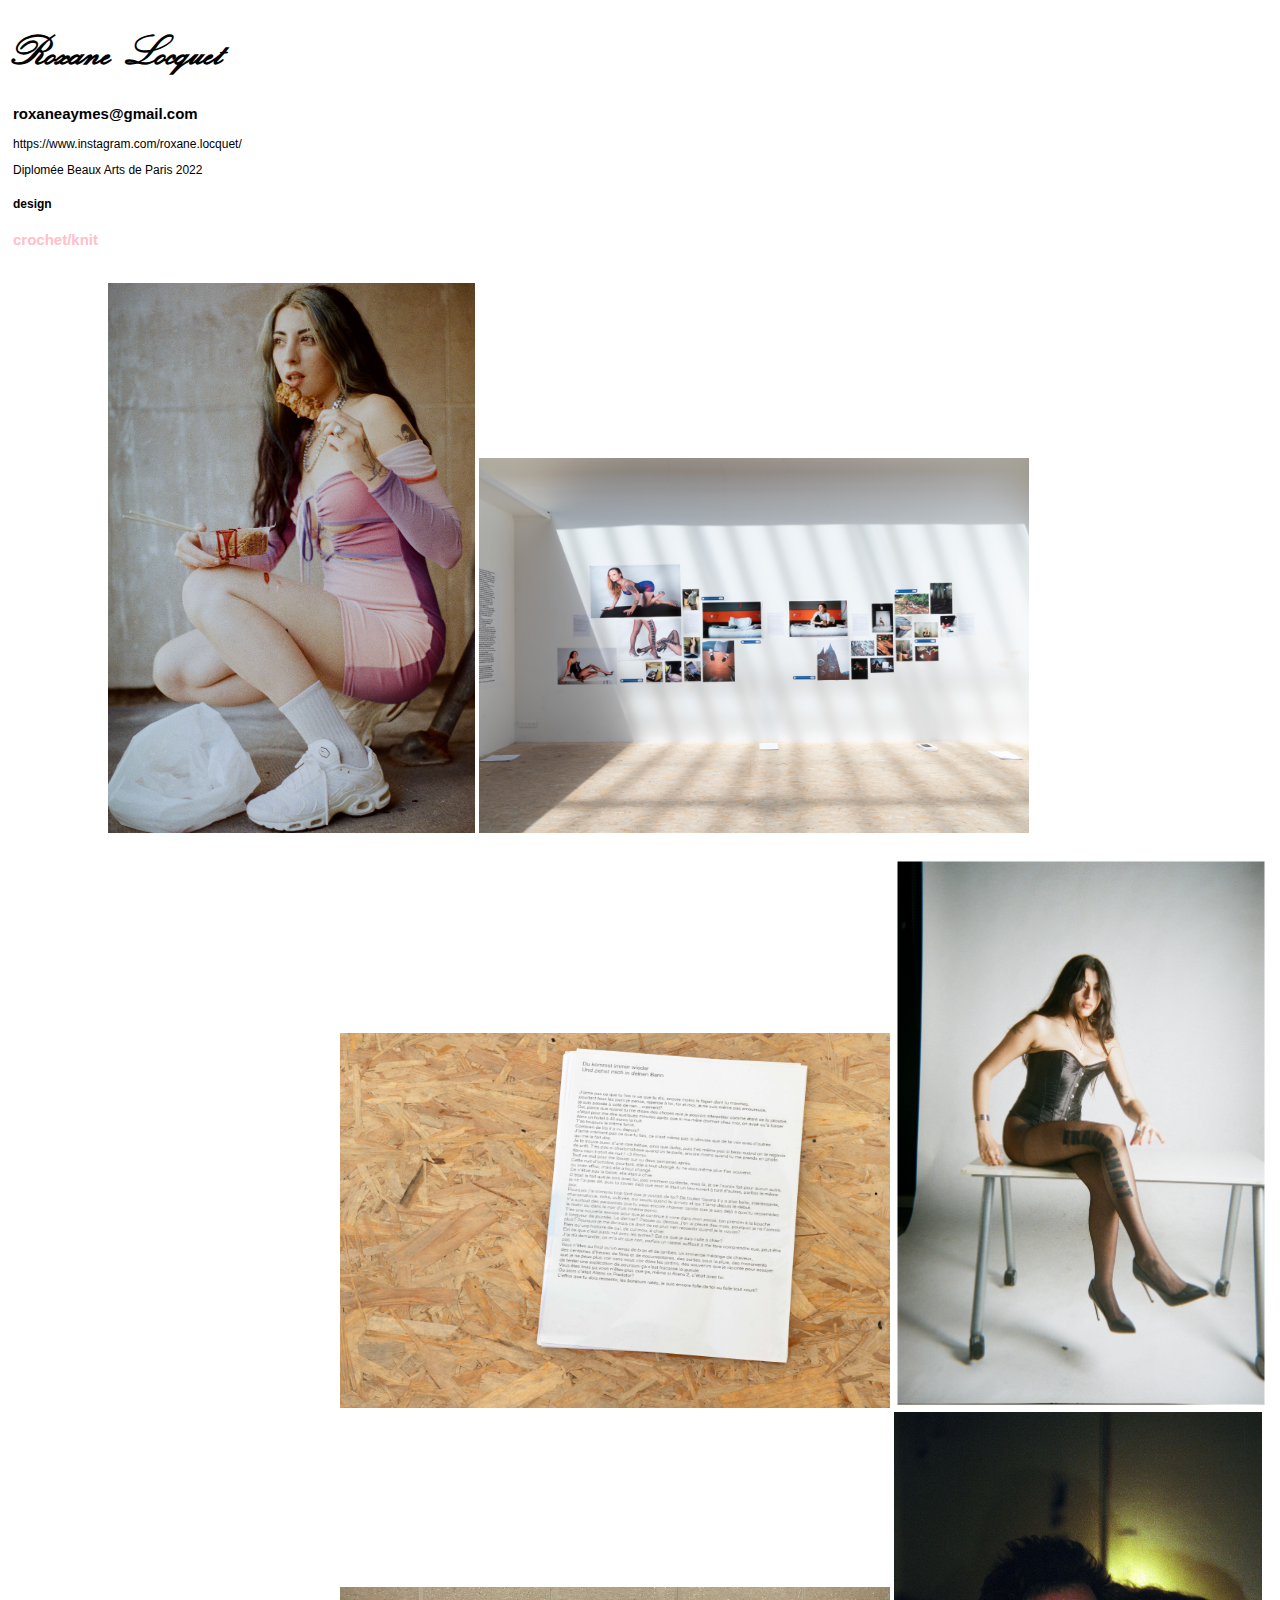
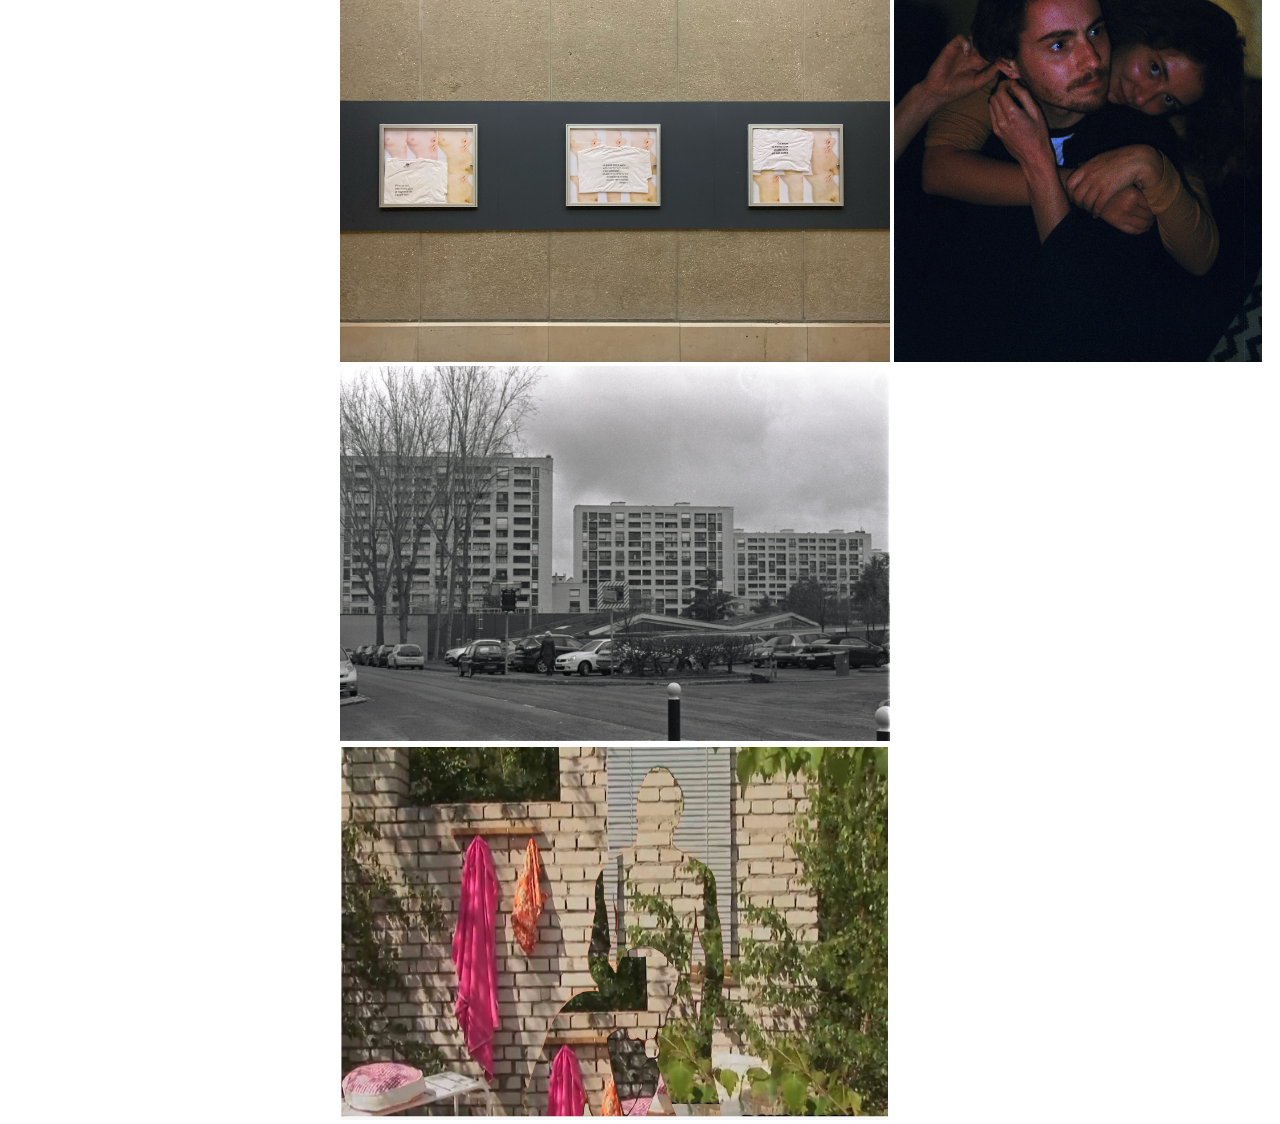
<file: index.html>
<!DOCTYPE html>
<html>
<head>
	<meta charset="utf-8">
	<meta name="viewport" content="width=device-width, initial-scale=1">
	<link rel="stylesheet" type="text/css" href="styles.css">
	<title>Roxane Hehe</title>
</head>
<body>


  <section class="accueil1">
    <div class="entete">
	<a href="index.html"> <h1> Roxane Locquet </h1></a>
	<h3>roxaneaymes@gmail.com</h3>
  <a href="https://www.instagram.com/roxane.locquet/"><p>https://www.instagram.com/roxane.locquet/</p></a>
  <p>Diplomée Beaux Arts de Paris 2022</p>

	<a href="design.html"><h2>design</h2></a>

	<a class="tricot" href="crochettricot.html"><h3>crochet/knit</h3></a>
    </div>
    
  <div class="photos1">
    <img
  class="photos"
  src="photos/portrait1.jpg" />

    <img class="horizontal" 
  class="photos"
  src="photos/diplome1.jpg"/>

  </div>
</section>


<div class="photos2">

<a href="texte.html"> <img 
  class="horizontal"  
  class="photos"
  src="photos/texte.jpg"/> </a>

<img
  class="photos"
  src="photos/1.jpg"/>


<img class="horizontal" 
  class="photos"
  src="photos/tshirt.jpg"/>

<img 
class="photos"
src="photos/theoelise.jpg"/>

<a href="villedortoire.html"> <img class="horizontal"
class="photos"
src="photos/marly1.jpg"/> </a>


<a href="paysages.html"> <img class="horizontal"
class="photos"
src="photos/paysage1.jpg"/></a>

</div>






</body>

</html>
</file>
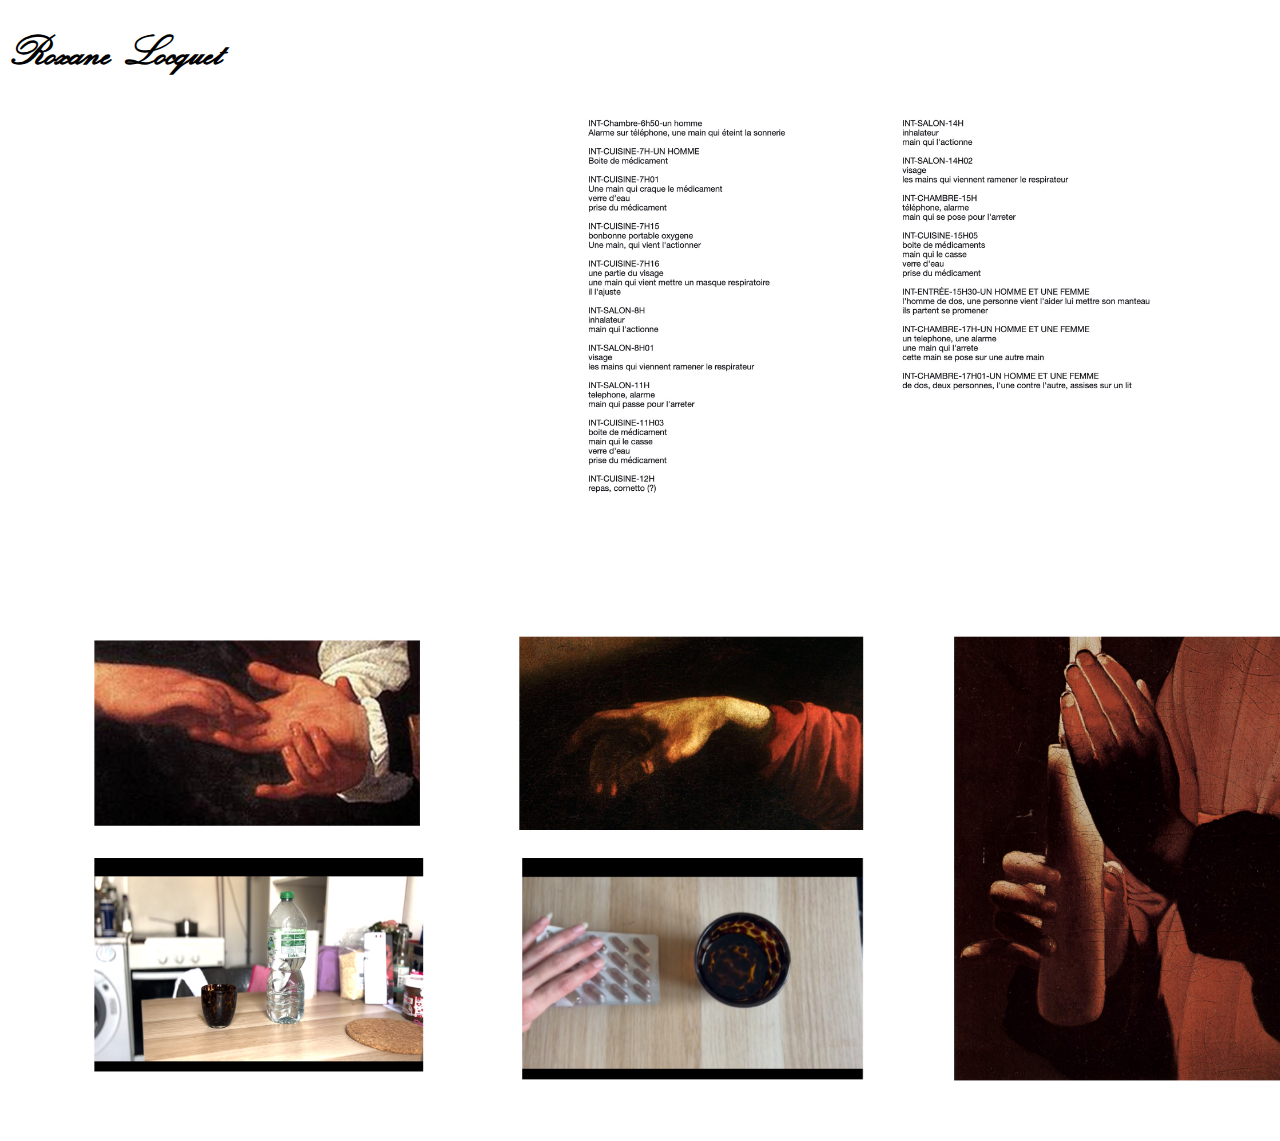
<file: nikonfest.html>
<!DOCTYPE html>
<html>
<head>
	<meta charset="utf-8">
	<meta name="viewport" content="width=device-width, initial-scale=1">
	<link rel="stylesheet" type="text/css" href="styles.css">
	<title>Nikonfest</title>
</head>
<body>
 

<section class="accueil1">

 	<div class="entete">
 		 <a href="index.html"> <h1> Roxane Locquet </h1></a>
 	</div>
 
 <div class="photos2">
<img src="EPSAA/script1.jpg">

<img src="EPSAA/script2.jpg">
</div>

<img src="EPSAA/moodboard.jpg">


</body>
</file>
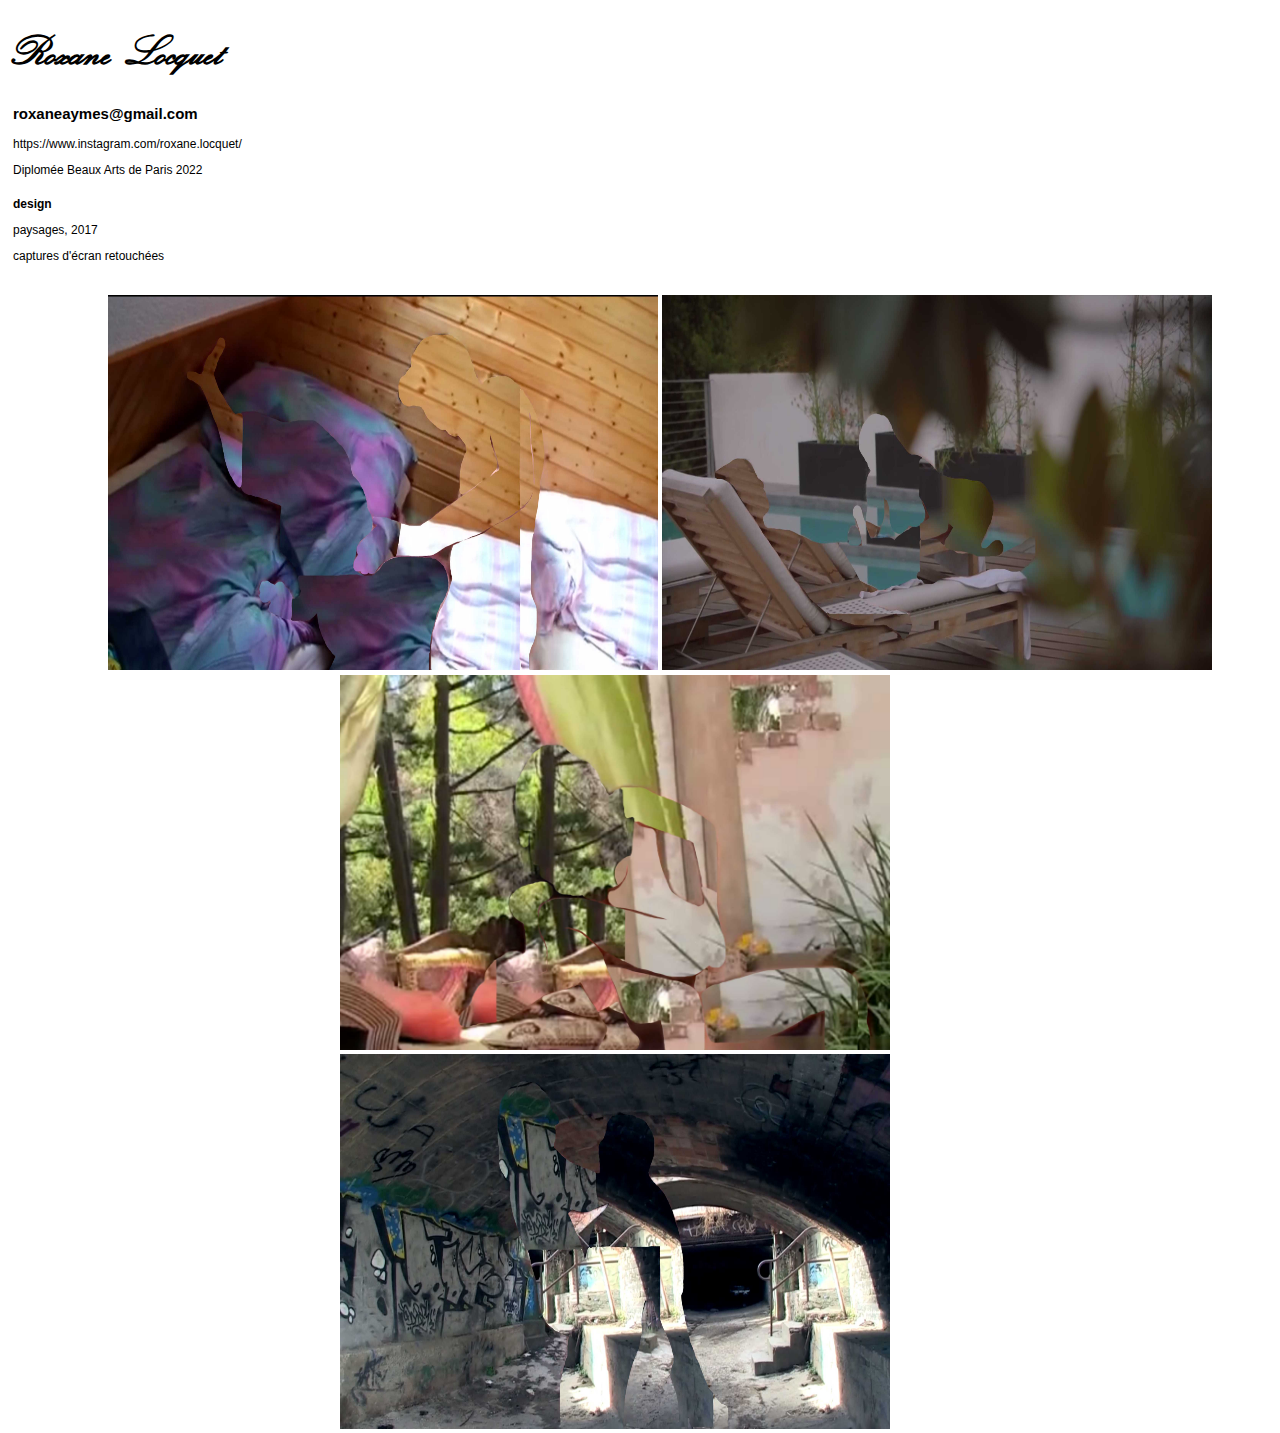
<file: paysages.html>
<!DOCTYPE html>
<html>
<head>
  <meta charset="utf-8">
  <meta name="viewport" content="width=device-width, initial-scale=1">
  <link rel="stylesheet" type="text/css" href="styles.css">
  <title>paysages</title>
</head>
<body>


<section class="accueil1">
    <div class="entete">
  <a href="index.html"> <h1> Roxane Locquet </h1></a>
  <h3>roxaneaymes@gmail.com</h3>
  <a href="https://www.instagram.com/roxane.locquet/"><p>https://www.instagram.com/roxane.locquet/</p></a>
  <p>Diplomée Beaux Arts de Paris 2022</p>

  <a href="design.html"><h2>design</h2></a>
  <p>paysages, 2017</p>
  <p>captures d'écran retouchées</p>
    </div>

    
  <div class="photos1">

    <img class="horizontal" 
  class="photos"
  src="photos/paysage2.jpg" />

    <img class="horizontal" 
  class="photos"
  src="photos/paysage3.jpg"/>

</section>

  <div class="photos3">

    <img class="horizontal" 
  class="photos"
  src="photos/paysage4.jpg"/>

     <img class="horizontal" 
  class="photos"
  src="photos/paysage5.jpg"/>

</div>

</body>
</html>
</file>
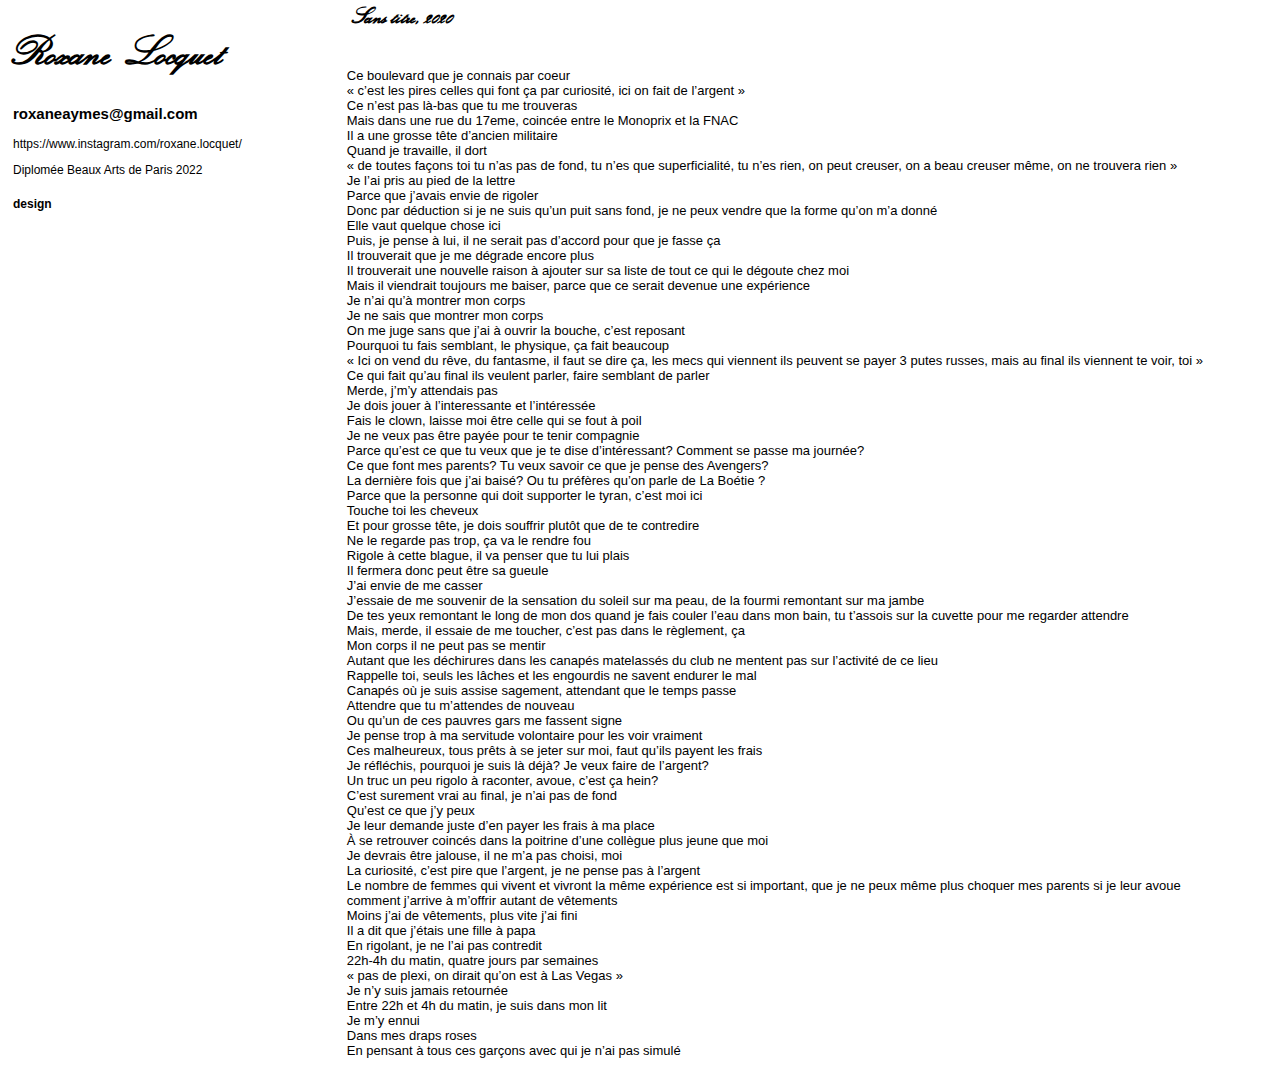
<file: texte.html>
<!DOCTYPE html>
<html>
<head>
	<meta charset="utf-8">
	<meta name="viewport" content="width=device-width, initial-scale=1">
	<link rel="stylesheet" type="text/css" href="styles.css">
	<title>texte</title>
</head>
<body>


  <section class="accueil1">
    <div class="entete">
	<a href="index.html"> <h1> Roxane Locquet </h1></a>
	<h3>roxaneaymes@gmail.com</h3>
  <a href="https://www.instagram.com/roxane.locquet/"><p>https://www.instagram.com/roxane.locquet/</p></a>
  <p>Diplomée Beaux Arts de Paris 2022</p>

	<a href="design.html"><h2>design</h2></a>
    </div>

<div class="miseenpagetexte">
<h5> Sans titre, 2020 </h5>
	<p class="textes">Ce boulevard que je connais par coeur
<br>« c’est les pires celles qui font ça par curiosité, ici on fait de l’argent »
<br>Ce n’est pas là-bas que tu me trouveras
<br>Mais dans une rue du 17eme, coincée entre le Monoprix et la FNAC
<br>Il a une grosse tête d’ancien militaire 
<br>Quand je travaille, il dort 
<br>« de toutes façons toi tu n’as pas de fond, tu n’es que superficialité, tu n’es rien, on peut creuser, on a beau creuser même, on ne trouvera rien »
<br>Je l’ai pris au pied de la lettre 
<br>Parce que j’avais envie de rigoler 
<br>Donc par déduction si je ne suis qu’un puit sans fond, je ne peux vendre que la forme qu’on m’a donné 
<br>Elle vaut quelque chose ici 
<br>Puis, je pense à lui, il ne serait pas d’accord pour que je fasse ça
<br>Il trouverait que je me dégrade encore plus 
<br>Il trouverait une nouvelle raison à ajouter sur sa liste de tout ce qui le dégoute chez moi 
<br>Mais il viendrait toujours me baiser, parce que ce serait devenue une expérience
<br>Je n’ai qu’à montrer mon corps
<br>Je ne sais que montrer mon corps
<br>On me juge sans que j’ai à ouvrir la bouche, c’est reposant
<br>Pourquoi tu fais semblant, le physique, ça fait beaucoup 
<br>« Ici on vend du rêve, du fantasme, il faut se dire ça, les mecs qui viennent ils peuvent se payer 3 putes russes, mais au final ils viennent te voir, toi » 
<br>Ce qui fait qu’au final ils veulent parler, faire semblant de parler 
<br>Merde, j’m’y attendais pas
<br>Je dois jouer à l’interessante et l’intéressée
<br>Fais le clown, laisse moi être celle qui se fout à poil 
<br>Je ne veux pas être payée pour te tenir compagnie 
<br>Parce qu’est ce que tu veux que je te dise d’intéressant? Comment se passe ma journée? 
<br>Ce que font mes parents? Tu veux savoir ce que je pense des Avengers? 
<br>La dernière fois que j’ai baisé? Ou tu préfères qu’on parle de La Boétie ? 
<br>Parce que la personne qui doit supporter le tyran, c’est moi ici
<br>Touche toi les cheveux
<br>Et pour grosse tête, je dois souffrir plutôt que de te contredire
<br>Ne le regarde pas trop, ça va le rendre fou
<br>Rigole à cette blague, il va penser que tu lui plais
<br>Il fermera donc peut être sa gueule
<br>J’ai envie de me casser 
<br>J’essaie de me souvenir de la sensation du soleil sur ma peau, de la fourmi remontant sur ma jambe
<br>De tes yeux remontant le long de mon dos quand je fais couler l’eau dans mon bain, tu t’assois sur la cuvette pour me regarder attendre
<br>Mais, merde, il essaie de me toucher, c’est pas dans le règlement, ça
<br>Mon corps il ne peut pas se mentir
<br>Autant que les déchirures dans les canapés matelassés du club ne mentent pas sur l’activité de ce lieu 
<br>Rappelle toi, seuls les lâches et les engourdis ne savent endurer le mal 
<br>Canapés où je suis assise sagement, attendant que le temps passe 
<br>Attendre que tu m’attendes de nouveau
<br>Ou qu’un de ces pauvres gars me fassent signe
<br>Je pense trop à ma servitude volontaire pour les voir vraiment
<br>Ces malheureux, tous prêts à se jeter sur moi, faut qu’ils payent les frais
<br>Je réfléchis, pourquoi je suis là déjà? Je veux faire de l’argent? 
<br>Un truc un peu rigolo à raconter, avoue, c’est ça hein? 
<br>C’est surement vrai au final, je n’ai pas de fond
<br>Qu’est ce que j’y peux
<br>Je leur demande juste d’en payer les frais à ma place
<br>À se retrouver coincés dans la poitrine d’une collègue plus jeune que moi 
<br>Je devrais être jalouse, il ne m’a pas choisi, moi
<br>La curiosité, c’est pire que l’argent, je ne pense pas à l’argent 
<br>Le nombre de femmes qui vivent et vivront la même expérience est si important, que je ne peux même plus choquer mes parents si je leur avoue 
<br>comment j’arrive à m’offrir autant de vêtements
<br>Moins j’ai de vêtements, plus vite j’ai fini 
<br>Il a dit que j’étais une fille à papa 
<br>En rigolant, je ne l’ai pas contredit 
<br>22h-4h du matin, quatre jours par semaines
<br>« pas de plexi, on dirait qu’on est à Las Vegas » 
<br>Je n’y suis jamais retournée
<br>Entre 22h et 4h du matin, je suis dans mon lit
<br>Je m’y ennui 
<br>Dans mes draps roses
<br>En pensant à tous ces garçons avec qui je n’ai pas simulé </p>
</div>


</body>


</html>
</file>
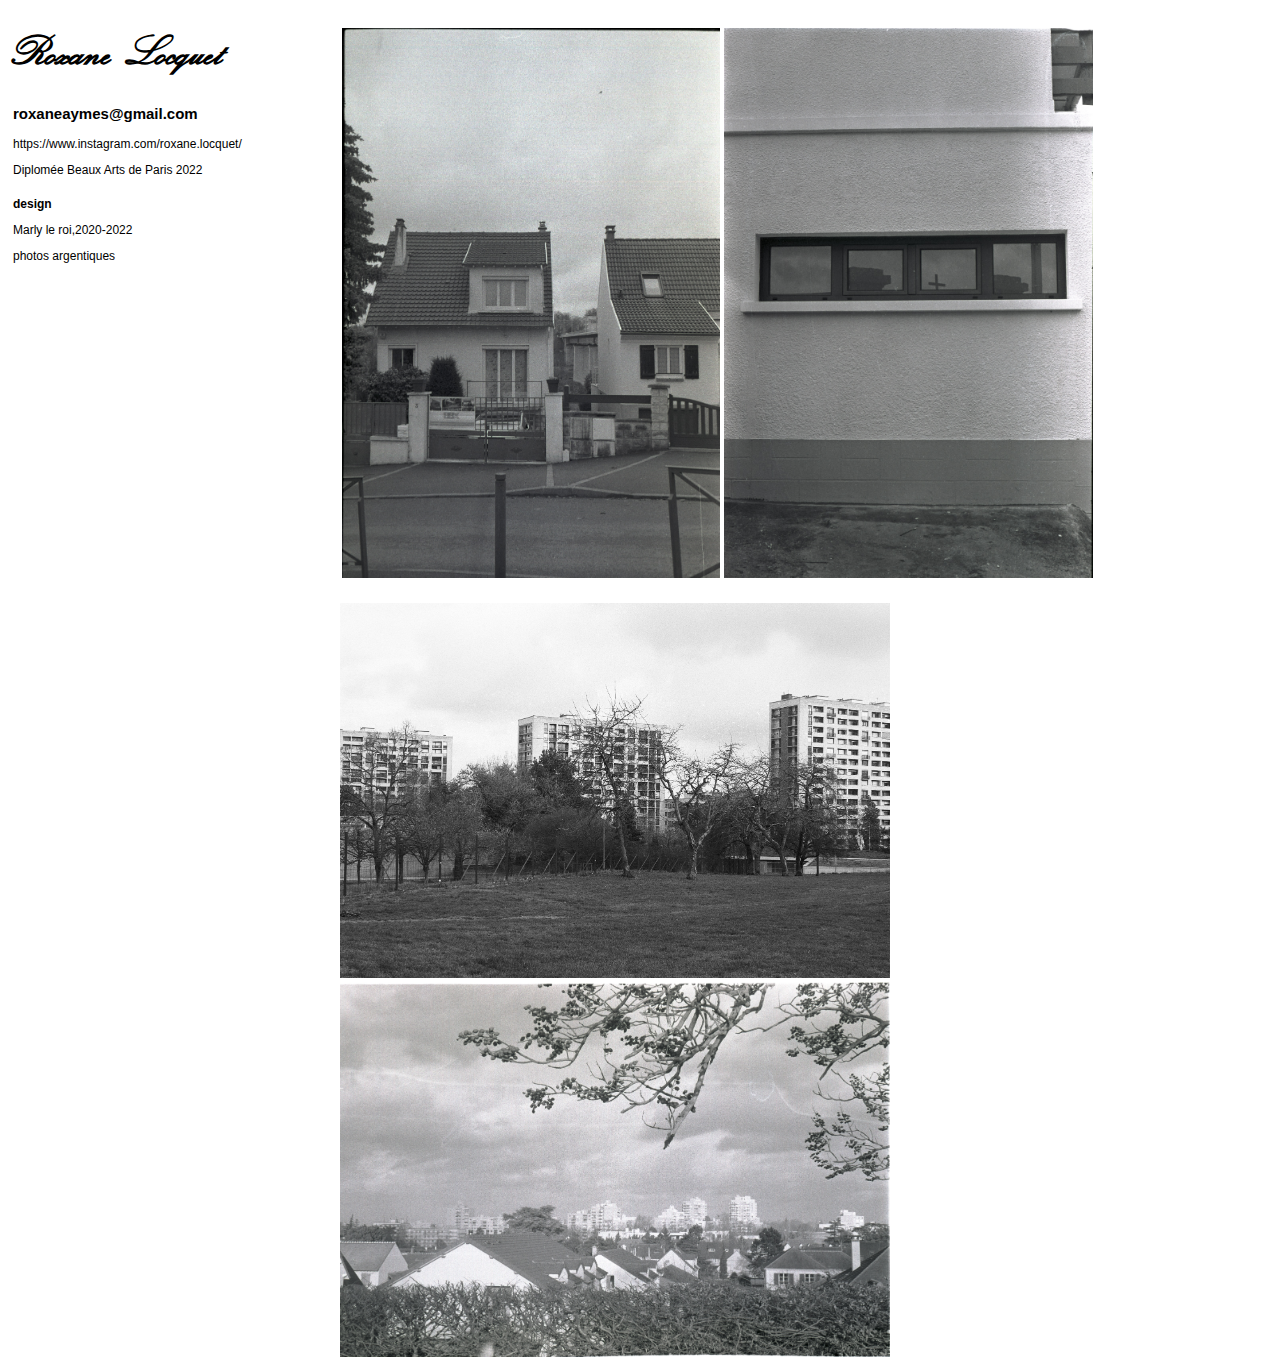
<file: villedortoire.html>
<!DOCTYPE html>
<html>
<head>
	<meta charset="utf-8">
	<meta name="viewport" content="width=device-width, initial-scale=1">
	<link rel="stylesheet" type="text/css" href="styles.css">
	<title>villedortoire</title>
</head>
<body>

  <section class="accueil1">
    <div class="entete">
	<a href="index.html"> <h1> Roxane Locquet </h1></a>
	<h3>roxaneaymes@gmail.com</h3>
  <a href="https://www.instagram.com/roxane.locquet/"><p>https://www.instagram.com/roxane.locquet/</p></a>
  <p>Diplomée Beaux Arts de Paris 2022</p>

	<a href="design.html"><h2>design</h2></a>
  
  <p>Marly le roi,2020-2022</p>
  <p>photos argentiques</p>
    </div>

    
  <div class="photos1">
    <img
  class="photos"
  src="photos/marly2.jpg" />

    <img
  class="photos"
  src="photos/marly3.jpg"/>

  </div>
</section>

  <div class="photos2">
    
    <img class="horizontal" 
  class="photos"
  src="photos/marly4.jpg" />

    <img class="horizontal" 
  class="photos"
  src="photos/marly5.jpg" />

</div>


</body>
</html>
</file>
<file: styles.css>
@font-face { 
font-family: "mapolice"; 
src: url(PinyonScript/mapolice.ttf) format("truetype"); }

@font-face { 
font-family: "comic"; 
src: url(BadComic-Regular.ttf) format("truetype"); }

@font-face {
    font-family:policetitre;
    src: url("exmouth_.ttf");
}


body { 

font-weight: normal;
text-decoration : none;
font-family: 'Helvetica', 'Arial', sans-serif;
}

h1 {
	font-size: 41px;
	padding:-100px;
	font-family: 'policetitre';
}

h2 {
	font-size: 12px;
	margin-inline: 10px;
	margin-left: 5px;
	margin-top: 20px;
	font-family:'Helvetica', 'Arial', sans-serif;;
}

h3 {
	font-size: 15px;
	margin-inline: 10px;
	margin-top: 20px;
	margin-left: 5px;

}

h5 {
	font-size: 22px;
	font-family: 'policetitre';
	margin-left: 8px;
	margin-top: -5px;
}

p {
	font-size: 12px;
	margin-left: 5px;
	font-family: 'Helvetica', 'Arial', sans-serif;
}

a {
	text-decoration: none;
	color: black;
}

img {
	height: 550px;
}

video {
	height: 550px;
}


.horizontal 
{ width: 550px;
  height: 375px;}


.accueil1 {
display: flex;	
flex-wrap: wrap;
}

.entete{
	display: table-column;
	margin-top:-10px;
}

.textes {
font-family: 'Helvetica', 'Arial', sans-serif;
font-size: 13px;
}

.miseenpagetexte
{
	margin-left: 100px;

}

.photos1
{margin-right: 50px;
	margin-top: 20px;
 margin-left: 100px;
 height: 550px;
}

.photos2
{margin-left: 332px;
	margin-top: 25px;
	height: 550px;
}

.photos3
{margin-left: 332px;
	margin-top:-170px;
	height: 550px;
}

.photosdesign1
{margin-left:-20px;
}

.photosdesign2
{margin-left:300px;
}

.photostissage1
{ margin-left: 50px;
	margin-top: 20px;
}

.photostissage2
{ margin-left: 334px;
}

.tricot
{color:pink;
text-decoration: none;}

.square {
  object-fit: cover;
  width: 375px;
  height: 375px;
}
</file>
